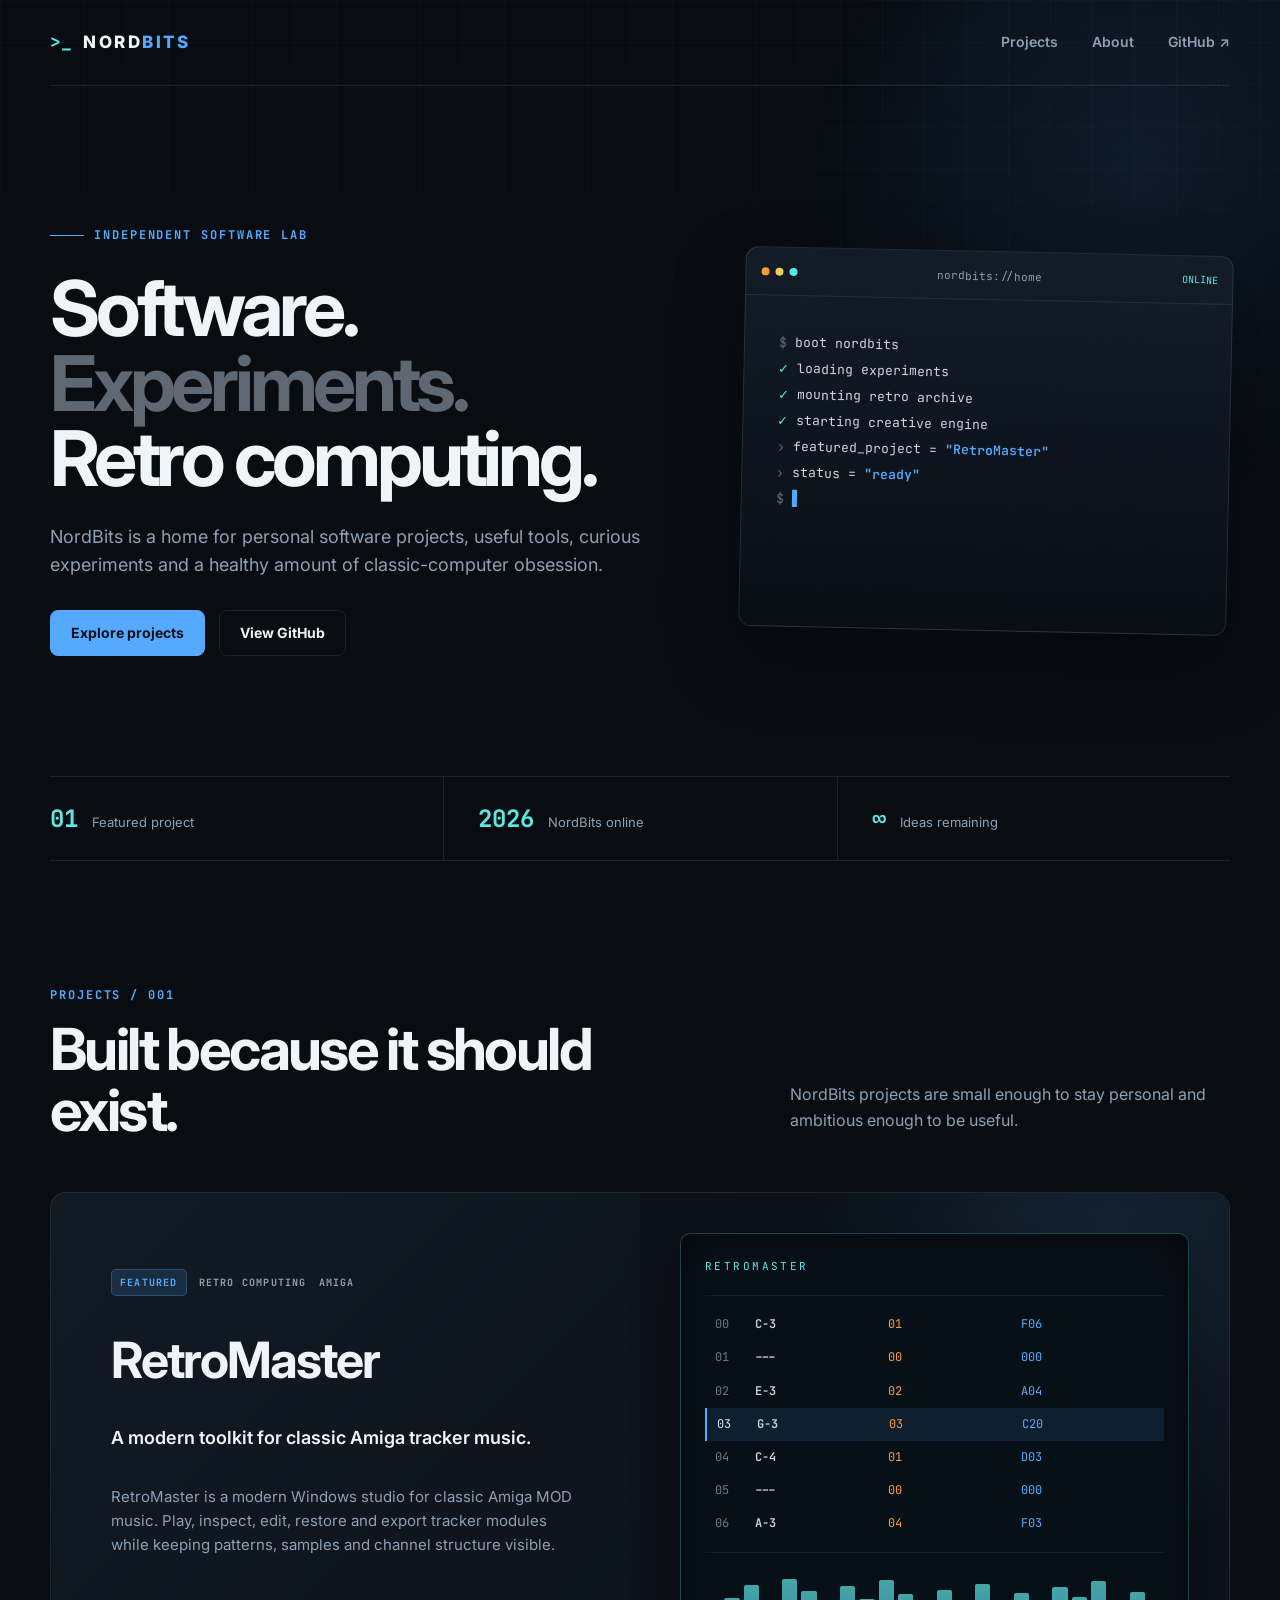
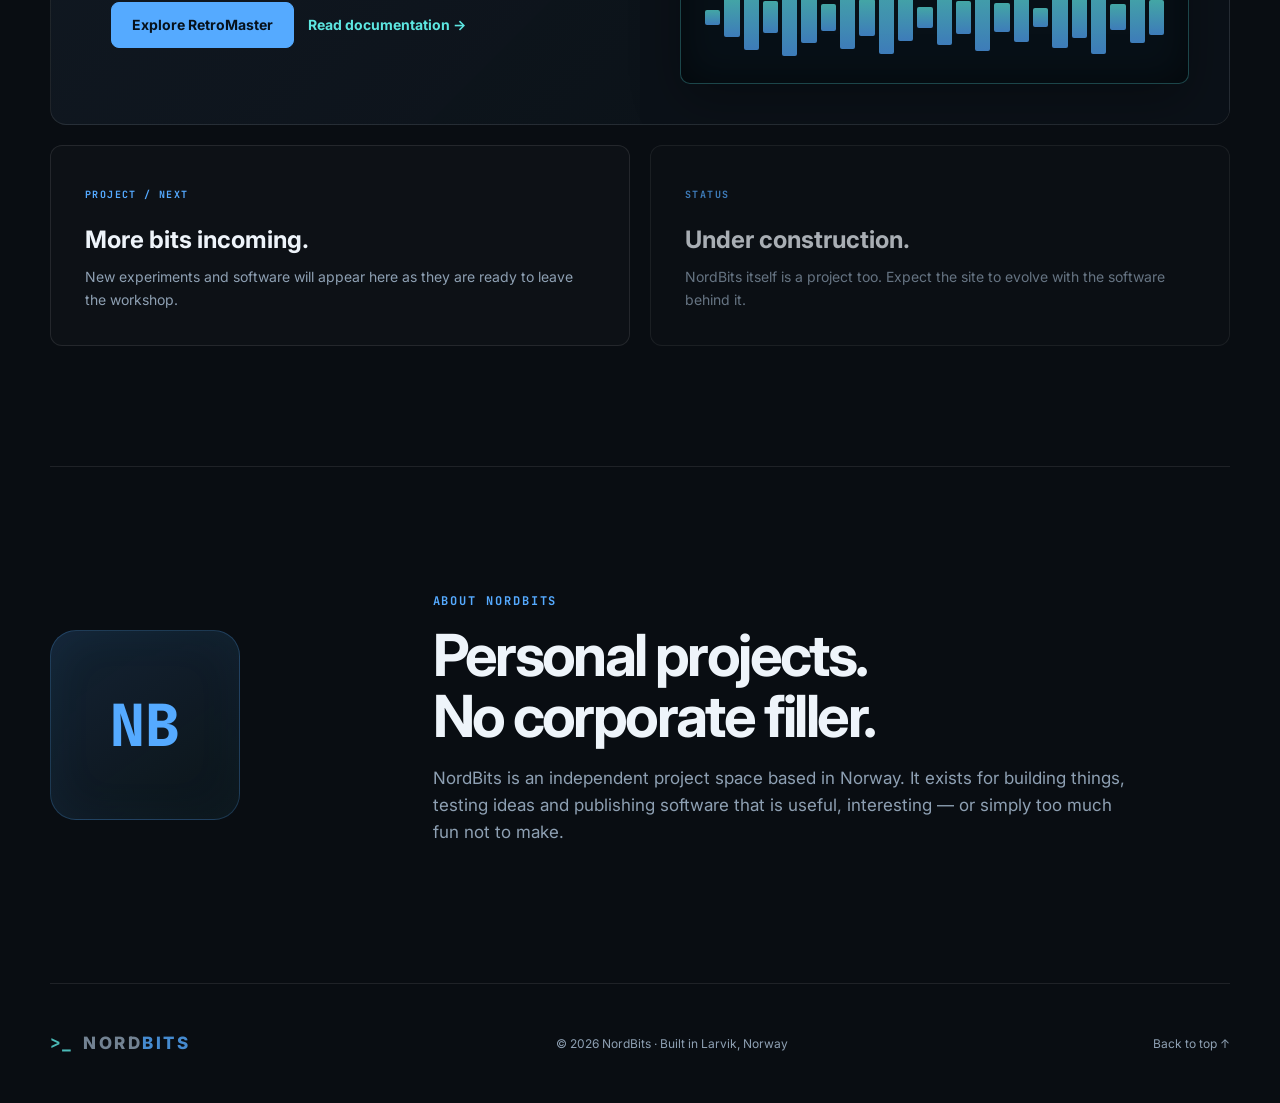
<file: index.html>
<!DOCTYPE html>
<html lang="en">
<head>
  <meta charset="utf-8" />
  <meta name="viewport" content="width=device-width, initial-scale=1" />
  <meta name="description" content="NordBits — independent software, retro computing and experiments. Home of RetroMaster, a modern Windows studio for classic Amiga MOD and tracker music." />
  <meta name="theme-color" content="#0b0f14" />
  <link rel="canonical" href="https://nordbits.no/">
  <title>NordBits — Software, experiments & retro computing</title>
  <link rel="stylesheet" href="style.css" />
</head>
<body>
  <div class="grid-bg" aria-hidden="true"></div>

  <header class="site-header">
    <a class="brand" href="#top" aria-label="NordBits home">
      <span class="brand-mark">&gt;_</span>
      <span class="brand-name">NORD<span>BITS</span></span>
    </a>

    <button class="menu-toggle" aria-label="Open menu" aria-expanded="false">☰</button>

    <nav class="nav" aria-label="Main navigation">
      <a href="#projects">Projects</a>
      <a href="#about">About</a>
      <a href="https://github.com/TrondBrattvoll" target="_blank" rel="noopener">GitHub ↗</a>
    </nav>
  </header>

  <main id="top">
    <section class="hero">
      <div class="hero-copy">
        <div class="eyebrow"><span></span> INDEPENDENT SOFTWARE LAB</div>
        <h1>Software.<br><em>Experiments.</em><br>Retro computing.</h1>
        <p class="hero-lead">
          NordBits is a home for personal software projects, useful tools,
          curious experiments and a healthy amount of classic-computer obsession.
        </p>
        <div class="hero-actions">
          <a class="button primary" href="#projects">Explore projects</a>
          <a class="button ghost" href="https://github.com/TrondBrattvoll" target="_blank" rel="noopener">View GitHub</a>
        </div>
      </div>

      <div class="terminal-card" aria-label="NordBits terminal illustration">
        <div class="terminal-top">
          <div class="dots"><i></i><i></i><i></i></div>
          <span>nordbits://home</span>
          <span class="term-status">ONLINE</span>
        </div>
        <div class="terminal-body">
          <p><span class="muted">$</span> boot nordbits</p>
          <p><span class="ok">✓</span> loading experiments</p>
          <p><span class="ok">✓</span> mounting retro archive</p>
          <p><span class="ok">✓</span> starting creative engine</p>
          <p><span class="muted">›</span> featured_project = <strong>"RetroMaster"</strong></p>
          <p><span class="muted">›</span> status = <strong>"ready"</strong></p>
          <p class="cursor-line"><span class="muted">$</span> <span class="cursor">▋</span></p>
        </div>
      </div>
    </section>

    <section class="stats" aria-label="NordBits highlights">
      <div><strong>01</strong><span>Featured project</span></div>
      <div><strong>2026</strong><span>NordBits online</span></div>
      <div><strong>∞</strong><span>Ideas remaining</span></div>
    </section>

    <section class="projects section" id="projects">
      <div class="section-heading">
        <div>
          <span class="kicker">PROJECTS / 001</span>
          <h2>Built because it should exist.</h2>
        </div>
        <p>NordBits projects are small enough to stay personal and ambitious enough to be useful.</p>
      </div>

      <article class="featured-project">
        <div class="project-copy">
          <div class="project-meta">
            <span class="badge">FEATURED</span>
            <span>RETRO COMPUTING</span>
            <span>AMIGA</span>
          </div>
          <h3>RetroMaster</h3>
          <p class="project-tagline">A modern toolkit for classic Amiga tracker music.</p>
          <p>
            RetroMaster is a modern Windows studio for classic Amiga MOD music. Play, inspect,
            edit, restore and export tracker modules while keeping patterns, samples and
            channel structure visible.
          </p>
          <div class="project-actions">
            <a class="button primary" href="retromaster/">Explore RetroMaster</a>
            <a class="text-link" href="https://github.com/TrondBrattvoll/RetroMaster#readme" target="_blank" rel="noopener">Read documentation →</a>
          </div>
        </div>

        <div class="retro-panel" aria-hidden="true">
          <div class="retro-display">
            <div class="retro-title">RETROMASTER</div>
            <div class="tracker">
              <div><span>00</span><b>C-3</b><i>01</i><em>F06</em></div>
              <div><span>01</span><b>---</b><i>00</i><em>000</em></div>
              <div><span>02</span><b>E-3</b><i>02</i><em>A04</em></div>
              <div class="active"><span>03</span><b>G-3</b><i>03</i><em>C20</em></div>
              <div><span>04</span><b>C-4</b><i>01</i><em>D03</em></div>
              <div><span>05</span><b>---</b><i>00</i><em>000</em></div>
              <div><span>06</span><b>A-3</b><i>04</i><em>F03</em></div>
            </div>
            <div class="wave">
              <span style="height:18%"></span><span style="height:46%"></span><span style="height:78%"></span>
              <span style="height:38%"></span><span style="height:92%"></span><span style="height:62%"></span>
              <span style="height:32%"></span><span style="height:74%"></span><span style="height:44%"></span>
              <span style="height:88%"></span><span style="height:55%"></span><span style="height:26%"></span>
              <span style="height:66%"></span><span style="height:40%"></span><span style="height:80%"></span>
              <span style="height:34%"></span><span style="height:58%"></span><span style="height:22%"></span>
              <span style="height:72%"></span><span style="height:48%"></span><span style="height:86%"></span>
              <span style="height:31%"></span><span style="height:61%"></span><span style="height:42%"></span>
            </div>
          </div>
        </div>
      </article>

      <div class="coming-grid">
        <article class="coming-card">
          <span>PROJECT / NEXT</span>
          <h3>More bits incoming.</h3>
          <p>New experiments and software will appear here as they are ready to leave the workshop.</p>
        </article>
        <article class="coming-card dim">
          <span>STATUS</span>
          <h3>Under construction.</h3>
          <p>NordBits itself is a project too. Expect the site to evolve with the software behind it.</p>
        </article>
      </div>
    </section>

    <section class="about section" id="about">
      <div class="about-mark">NB</div>
      <div class="about-copy">
        <span class="kicker">ABOUT NORDBITS</span>
        <h2>Personal projects.<br>No corporate filler.</h2>
        <p>
          NordBits is an independent project space based in Norway. It exists for
          building things, testing ideas and publishing software that is useful,
          interesting — or simply too much fun not to make.
        </p>
      </div>
    </section>
  </main>

  <footer>
    <div class="brand footer-brand">
      <span class="brand-mark">&gt;_</span>
      <span class="brand-name">NORD<span>BITS</span></span>
    </div>
    <p>© <span id="year">2026</span> NordBits · Built in Larvik, Norway</p>
    <a href="#top">Back to top ↑</a>
  </footer>

  <script src="script.js"></script>
</body>
</html>
</file>
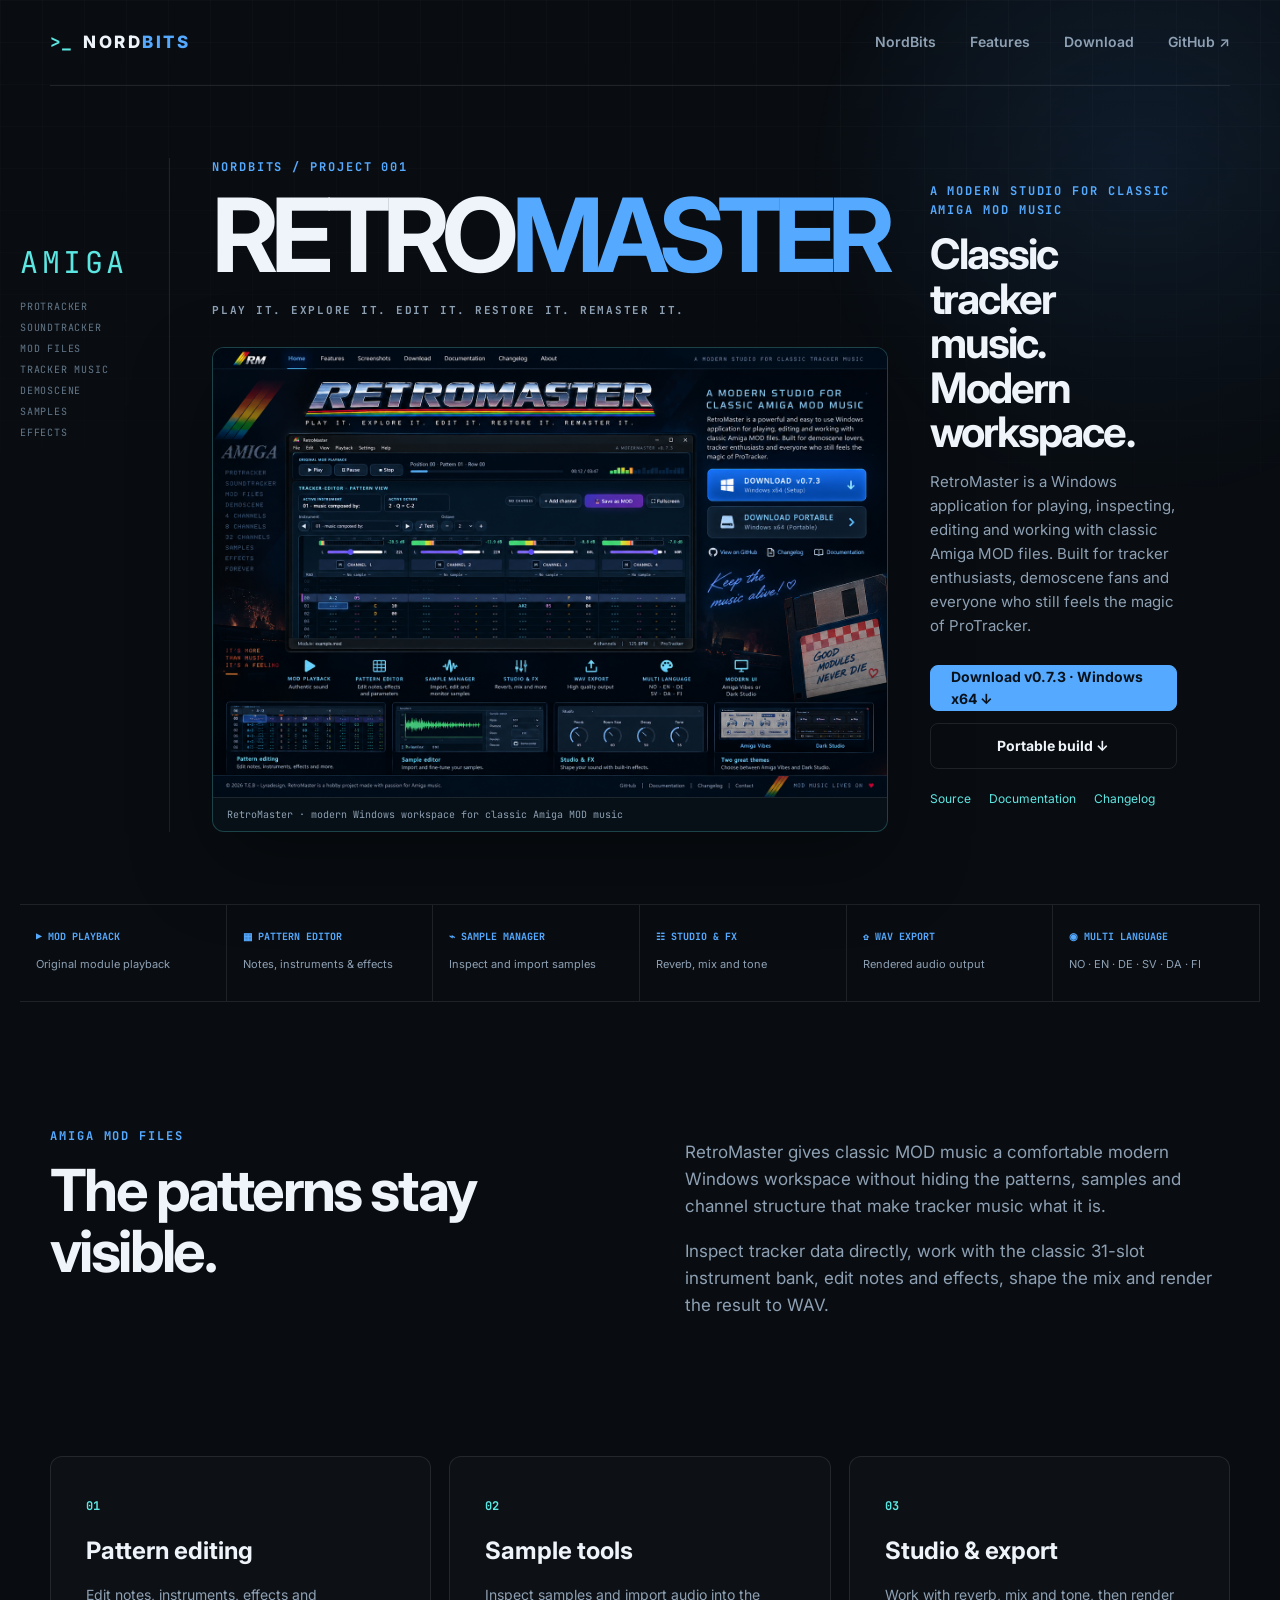
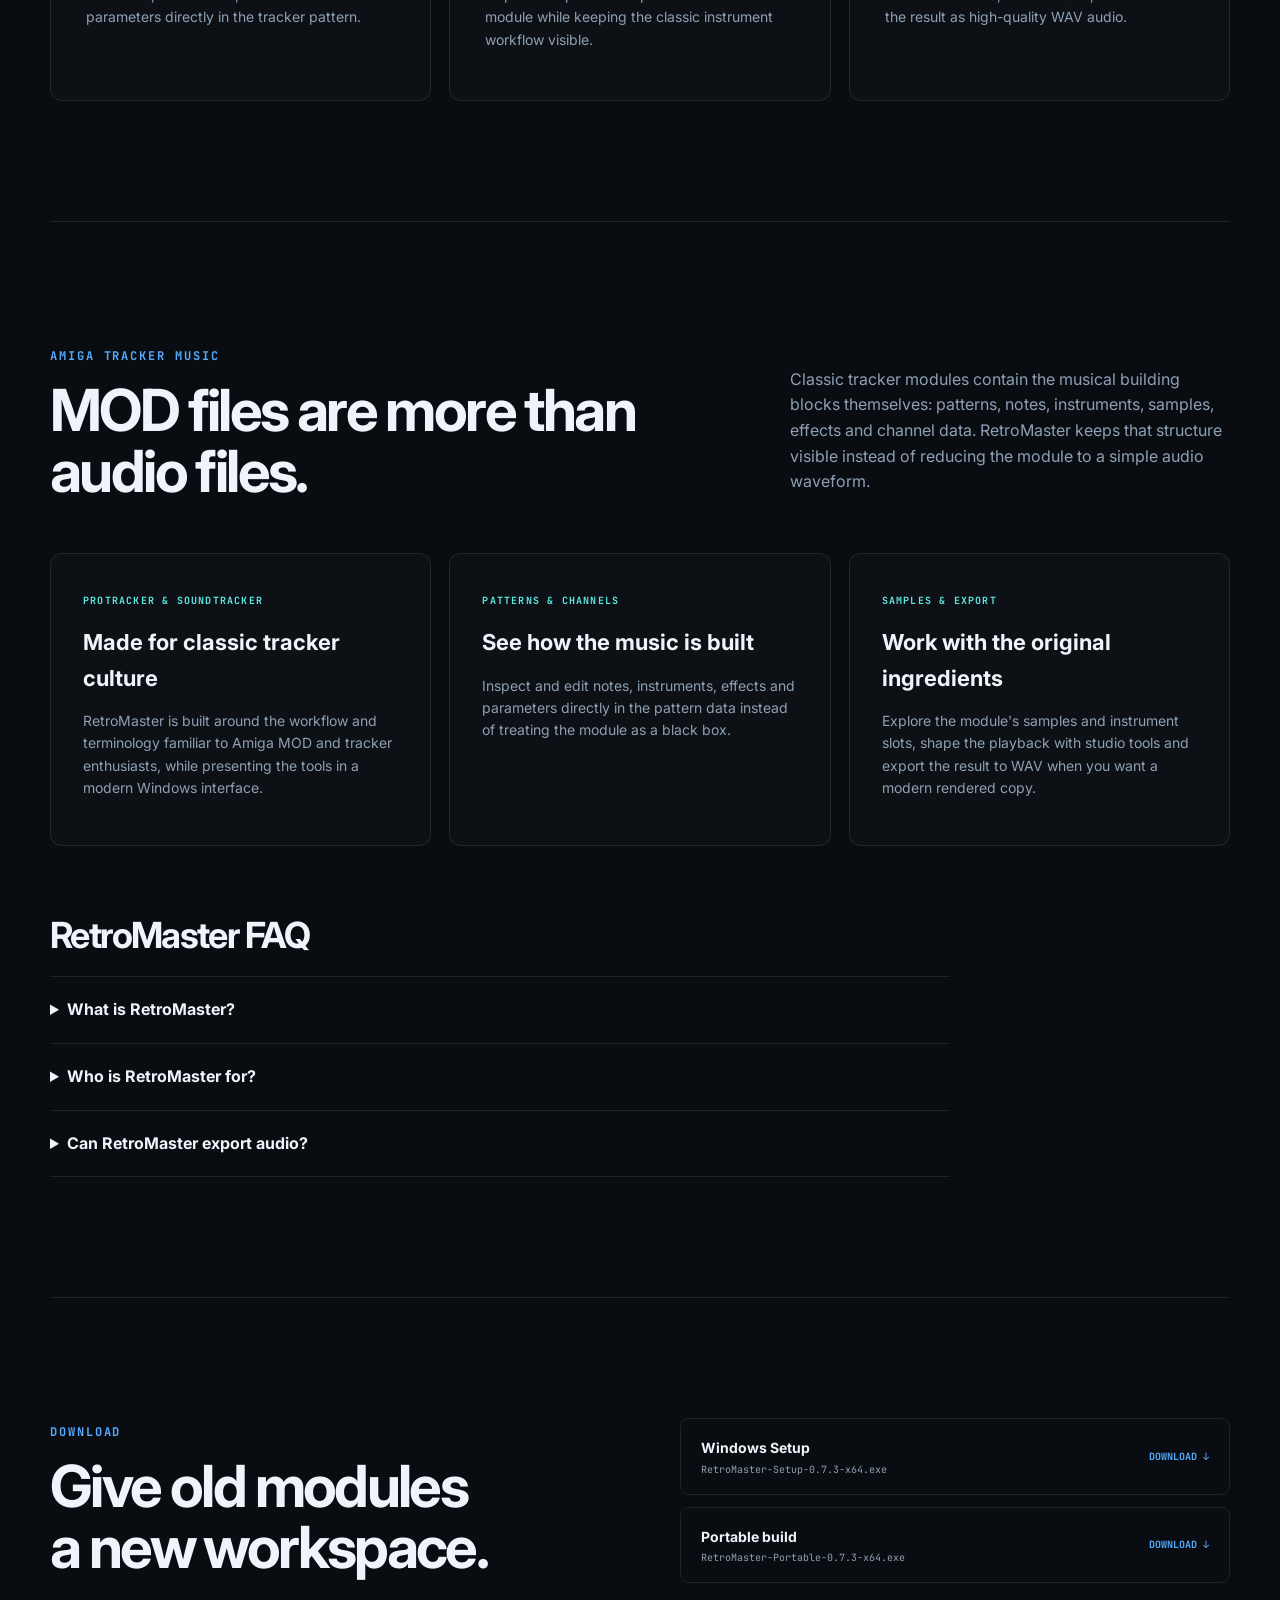
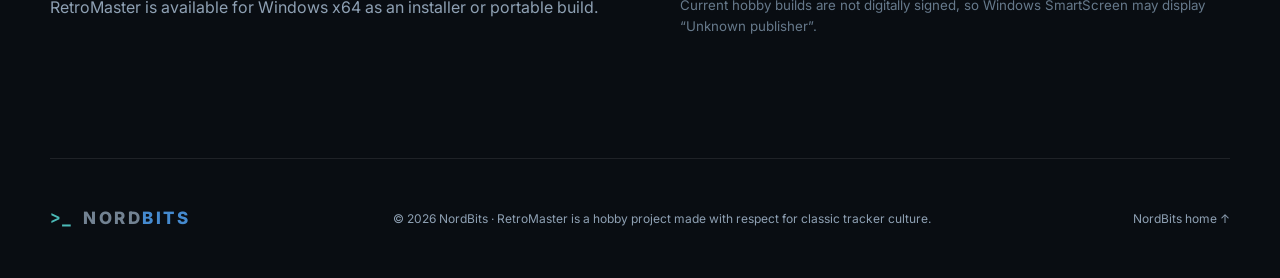
<file: retromaster/index.html>
<!doctype html>
<html lang="en">
<head>
  <meta charset="utf-8">
  <meta name="viewport" content="width=device-width,initial-scale=1">
  <meta name="description" content="RetroMaster is a modern Windows studio for classic Amiga MOD and tracker music. Play, inspect, edit, restore and export MOD files in a modern workflow.">
  <meta name="keywords" content="Amiga MOD, Amiga tracker, ProTracker, SoundTracker, tracker music, MOD files, module editor, Amiga modules, RetroMaster, Windows tracker, demoscene">
  <meta name="robots" content="index,follow,max-image-preview:large">
  <meta name="author" content="Trond Brattvoll">
  <meta name="theme-color" content="#090d12">
  <meta property="og:type" content="website">
  <meta property="og:title" content="RetroMaster — Amiga MOD & Tracker Music Studio">
  <meta property="og:description" content="Play, explore, edit, restore and export classic Amiga MOD music on Windows.">
  <meta property="og:image" content="https://nordbits.no/retromaster/retromaster-app.png">
  <meta property="og:image:alt" content="RetroMaster running with a classic Amiga MOD tracker pattern view">
  <link rel="canonical" href="https://nordbits.no/retromaster/">
  <title>RetroMaster — Amiga MOD & Tracker Music Studio | NordBits</title>
  <link rel="stylesheet" href="../style.css">
  <link rel="stylesheet" href="retromaster.css">
  <script type="application/ld+json">
  {
    "@context":"https://schema.org",
    "@type":"SoftwareApplication",
    "name":"RetroMaster",
    "applicationCategory":"MultimediaApplication",
    "operatingSystem":"Windows 64-bit",
    "softwareVersion":"0.7.3",
    "description":"A modern Windows studio for playing, inspecting, editing, restoring and exporting classic Amiga MOD music.",
    "author":{"@type":"Person","name":"Trond Brattvoll"}
  }
  </script>
</head>
<body>
  <div class="grid-bg" aria-hidden="true"></div>
  <header class="site-header">
    <a class="brand" href="../">
      <span class="brand-mark">&gt;_</span><span class="brand-name">NORD<span>BITS</span></span>
    </a>
    <nav class="nav rm-nav">
      <a href="../">NordBits</a><a href="#features">Features</a><a href="#download">Download</a>
      <a href="https://github.com/TrondBrattvoll/RetroMaster" target="_blank" rel="noopener">GitHub ↗</a>
    </nav>
  </header>

  <main>
    <section class="rm-hero">
      <div class="rm-rail">
        <span>AMIGA</span>
        <p>PROTRACKER<br>SOUNDTRACKER<br>MOD FILES<br>TRACKER MUSIC<br>DEMOSCENE<br>SAMPLES<br>EFFECTS</p>
      </div>
      <div class="rm-main">
        <div class="kicker">NORDBITS / PROJECT 001</div>
        <h1 class="rm-title">RETRO<span>MASTER</span></h1>
        <p class="rm-strap">PLAY IT. EXPLORE IT. EDIT IT. RESTORE IT. REMASTER IT.</p>
        <figure class="rm-real-shot">
          <img src="retromaster-app.png" alt="RetroMaster Windows application showing tracker patterns, playback controls and module tools">
          <figcaption>RetroMaster · modern Windows workspace for classic Amiga MOD music</figcaption>
        </figure>      </div>
      <aside class="rm-copy">
        <div class="kicker">A MODERN STUDIO FOR CLASSIC AMIGA MOD MUSIC</div>
        <h2>Classic tracker music.<br>Modern workspace.</h2>
        <p>RetroMaster is a Windows application for playing, inspecting, editing and working with classic Amiga MOD files. Built for tracker enthusiasts, demoscene fans and everyone who still feels the magic of ProTracker.</p>
        <a class="button primary rm-download" href="https://github.com/TrondBrattvoll/RetroMaster/releases/latest/download/RetroMaster-Setup-0.7.3-x64.exe">Download v0.7.3 · Windows x64 ↓</a>
        <a class="button ghost rm-download" href="https://github.com/TrondBrattvoll/RetroMaster/releases/latest/download/RetroMaster-Portable-0.7.3-x64.exe">Portable build ↓</a>
        <div class="rm-micro"><a href="https://github.com/TrondBrattvoll/RetroMaster">Source</a><a href="https://github.com/TrondBrattvoll/RetroMaster#readme">Documentation</a><a href="https://github.com/TrondBrattvoll/RetroMaster/releases/latest">Changelog</a></div>
      </aside>
    </section>

    <section class="rm-feature-strip" id="features">
      <article><b>▶ MOD PLAYBACK</b><span>Original module playback</span></article>
      <article><b>▦ PATTERN EDITOR</b><span>Notes, instruments & effects</span></article>
      <article><b>⌁ SAMPLE MANAGER</b><span>Inspect and import samples</span></article>
      <article><b>☷ STUDIO & FX</b><span>Reverb, mix and tone</span></article>
      <article><b>⇧ WAV EXPORT</b><span>Rendered audio output</span></article>
      <article><b>◉ MULTI LANGUAGE</b><span>NO · EN · DE · SV · DA · FI</span></article>
    </section>

    <section class="rm-story section">
      <div>
        <span class="kicker">AMIGA MOD FILES</span>
        <h2>The patterns stay visible.</h2>
      </div>
      <div class="rm-story-copy">
        <p>RetroMaster gives classic MOD music a comfortable modern Windows workspace without hiding the patterns, samples and channel structure that make tracker music what it is.</p>
        <p>Inspect tracker data directly, work with the classic 31-slot instrument bank, edit notes and effects, shape the mix and render the result to WAV.</p>
      </div>
    </section>

    <section class="rm-cards section">
      <article><span>01</span><h3>Pattern editing</h3><p>Edit notes, instruments, effects and parameters directly in the tracker pattern.</p></article>
      <article><span>02</span><h3>Sample tools</h3><p>Inspect samples and import audio into the module while keeping the classic instrument workflow visible.</p></article>
      <article><span>03</span><h3>Studio & export</h3><p>Work with reverb, mix and tone, then render the result as high-quality WAV audio.</p></article>
    </section>

    <section class="rm-guide section" id="amiga-mod">
      <div class="section-heading">
        <div>
          <span class="kicker">AMIGA TRACKER MUSIC</span>
          <h2>MOD files are more than audio files.</h2>
        </div>
        <p>Classic tracker modules contain the musical building blocks themselves: patterns, notes, instruments, samples, effects and channel data. RetroMaster keeps that structure visible instead of reducing the module to a simple audio waveform.</p>
      </div>

      <div class="rm-guide-grid">
        <article>
          <span>PROTRACKER &amp; SOUNDTRACKER</span>
          <h3>Made for classic tracker culture</h3>
          <p>RetroMaster is built around the workflow and terminology familiar to Amiga MOD and tracker enthusiasts, while presenting the tools in a modern Windows interface.</p>
        </article>
        <article>
          <span>PATTERNS &amp; CHANNELS</span>
          <h3>See how the music is built</h3>
          <p>Inspect and edit notes, instruments, effects and parameters directly in the pattern data instead of treating the module as a black box.</p>
        </article>
        <article>
          <span>SAMPLES &amp; EXPORT</span>
          <h3>Work with the original ingredients</h3>
          <p>Explore the module's samples and instrument slots, shape the playback with studio tools and export the result to WAV when you want a modern rendered copy.</p>
        </article>
      </div>

      <div class="rm-faq">
        <h2>RetroMaster FAQ</h2>
        <details>
          <summary>What is RetroMaster?</summary>
          <p>RetroMaster is a Windows application for playing, inspecting, editing and working with classic Amiga MOD tracker music.</p>
        </details>
        <details>
          <summary>Who is RetroMaster for?</summary>
          <p>It is aimed at tracker enthusiasts, Amiga and demoscene fans, module collectors and anyone who wants to explore how classic MOD music is structured.</p>
        </details>
        <details>
          <summary>Can RetroMaster export audio?</summary>
          <p>Yes. RetroMaster includes WAV export so a module can be rendered to a conventional audio file after playback or editing.</p>
        </details>
      </div>
    </section>

    <section class="rm-download-section section" id="download">
      <div>
        <span class="kicker">DOWNLOAD</span>
        <h2>Give old modules<br>a new workspace.</h2>
        <p>RetroMaster is available for Windows x64 as an installer or portable build.</p>
      </div>
      <div class="rm-download-box">
        <a href="https://github.com/TrondBrattvoll/RetroMaster/releases/latest/download/RetroMaster-Setup-0.7.3-x64.exe"><b>Windows Setup</b><span>RetroMaster-Setup-0.7.3-x64.exe</span><em>DOWNLOAD ↓</em></a>
        <a href="https://github.com/TrondBrattvoll/RetroMaster/releases/latest/download/RetroMaster-Portable-0.7.3-x64.exe"><b>Portable build</b><span>RetroMaster-Portable-0.7.3-x64.exe</span><em>DOWNLOAD ↓</em></a>
        <small>Current hobby builds are not digitally signed, so Windows SmartScreen may display “Unknown publisher”.</small>
      </div>
    </section>
  </main>

  <footer>
    <div class="brand footer-brand"><span class="brand-mark">&gt;_</span><span class="brand-name">NORD<span>BITS</span></span></div>
    <p>© 2026 NordBits · RetroMaster is a hobby project made with respect for classic tracker culture.</p>
    <a href="../">NordBits home ↑</a>
  </footer>
</body>
</html>
</file>
<file: style.css>
@import url('https://fonts.googleapis.com/css2?family=Inter:wght@400;500;600;700;800&family=JetBrains+Mono:wght@400;600;700&display=swap');

:root {
  --bg: #090d12;
  --bg-soft: #0d131a;
  --panel: #101821;
  --panel-2: #131d27;
  --line: rgba(255,255,255,.09);
  --text: #eef4fa;
  --muted: #8ea0b3;
  --blue: #55aaff;
  --cyan: #5de7e2;
  --orange: #ff9a3c;
  --max: 1180px;
}

* { box-sizing: border-box; }
html { scroll-behavior: smooth; }
body {
  margin: 0;
  background: var(--bg);
  color: var(--text);
  font-family: Inter, system-ui, -apple-system, Segoe UI, sans-serif;
  line-height: 1.6;
  overflow-x: hidden;
}

a { color: inherit; text-decoration: none; }
button { font: inherit; }
.grid-bg {
  position: fixed; inset: 0; pointer-events: none; z-index: -1;
  background-image:
    linear-gradient(rgba(255,255,255,.018) 1px, transparent 1px),
    linear-gradient(90deg, rgba(255,255,255,.018) 1px, transparent 1px);
  background-size: 42px 42px;
  mask-image: linear-gradient(to bottom, black, transparent 72%);
}
.grid-bg::after {
  content: ""; position: absolute; width: 720px; height: 720px;
  right: -220px; top: -180px; border-radius: 50%;
  background: radial-gradient(circle, rgba(60,153,255,.14), transparent 65%);
}

.site-header {
  width: min(var(--max), calc(100% - 40px));
  margin: 0 auto;
  min-height: 86px;
  display: flex; align-items: center; justify-content: space-between;
  border-bottom: 1px solid var(--line);
}

.brand { display: inline-flex; align-items: center; gap: 11px; }
.brand-mark {
  font-family: "JetBrains Mono", monospace;
  color: var(--cyan);
  font-weight: 700;
  font-size: 18px;
}
.brand-name {
  letter-spacing: .15em; font-weight: 800; font-size: 17px;
}
.brand-name span { color: var(--blue); }

.nav { display: flex; gap: 34px; align-items: center; }
.nav a { color: var(--muted); font-size: 14px; font-weight: 600; transition: .2s; }
.nav a:hover { color: var(--text); }
.menu-toggle { display: none; border: 0; background: transparent; color: var(--text); font-size: 22px; }

.hero {
  width: min(var(--max), calc(100% - 40px));
  margin: 0 auto;
  min-height: 690px;
  display: grid; grid-template-columns: 1.12fr .88fr;
  align-items: center; gap: 70px;
  padding: 80px 0 60px;
}

.eyebrow, .kicker {
  font-family: "JetBrains Mono", monospace;
  font-size: 12px; letter-spacing: .16em;
  color: var(--blue); font-weight: 700;
}
.eyebrow { display:flex; align-items:center; gap:10px; }
.eyebrow span { width: 34px; height: 1px; background: var(--blue); }

h1 {
  font-size: clamp(52px, 6vw, 86px);
  line-height: .98;
  margin: 26px 0;
  letter-spacing: -.055em;
  max-width: 760px;
}
h1 em {
  font-style: normal;
  color: #7f8c99;
  opacity: .72;
  text-shadow: 0 0 0 transparent;
}
.hero-lead { max-width: 650px; color: var(--muted); font-size: 18px; }
.hero-actions, .project-actions { display: flex; gap: 14px; align-items: center; margin-top: 30px; flex-wrap: wrap; }

.button {
  min-height: 46px; padding: 0 20px;
  border: 1px solid var(--line); border-radius: 8px;
  display: inline-flex; align-items: center; justify-content: center;
  font-size: 14px; font-weight: 700; transition: .2s ease;
}
.button.primary { background: var(--blue); color: #07111b; border-color: var(--blue); }
.button.primary:hover { transform: translateY(-2px); box-shadow: 0 10px 34px rgba(85,170,255,.18); }
.button.ghost:hover { border-color: rgba(255,255,255,.25); background: rgba(255,255,255,.03); }

.terminal-card {
  background: linear-gradient(180deg, rgba(20,30,41,.92), rgba(10,15,21,.95));
  border: 1px solid rgba(255,255,255,.11);
  box-shadow: 0 30px 70px rgba(0,0,0,.35);
  border-radius: 13px; overflow: hidden; transform: rotate(1.2deg);
}
.terminal-top {
  height: 48px; border-bottom: 1px solid var(--line);
  display: grid; grid-template-columns: 1fr auto 1fr; align-items: center;
  padding: 0 15px; color: var(--muted);
  font: 11px "JetBrains Mono", monospace;
}
.dots { display:flex; gap:6px; }
.dots i { width:8px; height:8px; border-radius:50%; background:#4a5968; }
.dots i:nth-child(1) { background: var(--orange); }
.dots i:nth-child(2) { background: #f0cf5a; }
.dots i:nth-child(3) { background: var(--cyan); }
.term-status { justify-self: end; color: var(--cyan); font-size: 10px; }
.terminal-body {
  min-height: 330px; padding: 34px;
  font: 13px/2 "JetBrains Mono", monospace;
  color: #cbd6e1;
}
.terminal-body p { margin: 0; }
.terminal-body .muted { color:#5f7285; }
.terminal-body .ok { color:var(--cyan); }
.terminal-body strong { color: var(--blue); font-weight:600; }
.cursor { color: var(--blue); animation: blink 1s steps(1) infinite; }
@keyframes blink { 50% { opacity: 0; } }

.stats {
  width: min(var(--max), calc(100% - 40px)); margin: 0 auto;
  display: grid; grid-template-columns: repeat(3, 1fr);
  border-top: 1px solid var(--line); border-bottom: 1px solid var(--line);
}
.stats div { padding: 26px 0; display:flex; align-items:baseline; gap:14px; }
.stats div + div { border-left: 1px solid var(--line); padding-left: 34px; }
.stats strong { font: 700 24px "JetBrains Mono", monospace; color: var(--cyan); }
.stats span { color: var(--muted); font-size:13px; }

.section {
  width: min(var(--max), calc(100% - 40px));
  margin: 0 auto;
  padding: 120px 0;
}
.section-heading { display:grid; grid-template-columns: 1.2fr .8fr; gap:80px; align-items:end; margin-bottom:50px; }
h2 { font-size: clamp(36px, 4.7vw, 58px); line-height:1.06; letter-spacing:-.045em; margin: 12px 0 0; }
.section-heading p { color:var(--muted); max-width:470px; margin:0 0 8px; }

.featured-project {
  border: 1px solid var(--line);
  background: linear-gradient(135deg, rgba(19,29,39,.86), rgba(10,15,21,.92));
  border-radius: 16px; overflow:hidden;
  display:grid; grid-template-columns: 1fr 1fr;
  min-height: 500px;
}
.project-copy { padding: 60px; display:flex; flex-direction:column; justify-content:center; }
.project-meta { display:flex; gap:12px; align-items:center; flex-wrap:wrap; font:700 10px "JetBrains Mono",monospace; letter-spacing:.12em; color:var(--muted); }
.badge { background: rgba(85,170,255,.14); color:var(--blue); border:1px solid rgba(85,170,255,.28); padding:6px 8px; border-radius:5px; }
.project-copy h3 { font-size:50px; letter-spacing:-.04em; margin:24px 0 6px; }
.project-tagline { color:var(--text)!important; font-size:18px!important; font-weight:600; }
.project-copy p { color:var(--muted); max-width:520px; font-size:15px; }
.text-link { color: var(--cyan); font-weight:700; font-size:14px; }

.retro-panel {
  padding: 40px;
  background:
    radial-gradient(circle at 80% 10%, rgba(85,170,255,.12), transparent 45%),
    #0b1118;
  display:flex; align-items:center;
}
.retro-display {
  width:100%; border:1px solid rgba(93,231,226,.25); background:#071017;
  box-shadow: inset 0 0 40px rgba(0,0,0,.55), 0 18px 50px rgba(0,0,0,.28);
  border-radius:10px; padding:24px;
  font-family:"JetBrains Mono",monospace;
}
.retro-title { color:var(--cyan); letter-spacing:.22em; font-size:11px; margin-bottom:20px; }
.tracker { border-top:1px solid rgba(255,255,255,.06); border-bottom:1px solid rgba(255,255,255,.06); padding:12px 0; }
.tracker div { display:grid; grid-template-columns:40px 1fr 1fr 1fr; padding:7px 10px; font-size:12px; color:#64798c; }
.tracker div.active { background:rgba(85,170,255,.10); border-left:2px solid var(--blue); color:#dbe7f2; }
.tracker b { color:#c8d7e6; font-weight:600; }
.tracker i { color:var(--orange); font-style:normal; }
.tracker em { color:var(--blue); font-style:normal; }
.wave { height:84px; display:flex; align-items:center; justify-content:space-between; gap:4px; margin-top:22px; }
.wave span { display:block; flex:1; min-width:2px; background:linear-gradient(to top, var(--blue), var(--cyan)); opacity:.7; border-radius:2px; }

.coming-grid { display:grid; grid-template-columns:1fr 1fr; gap:20px; margin-top:20px; }
.coming-card { padding:34px; border:1px solid var(--line); border-radius:12px; background:rgba(255,255,255,.018); }
.coming-card span { color:var(--blue); font:700 10px "JetBrains Mono",monospace; letter-spacing:.14em; }
.coming-card h3 { font-size:24px; margin:15px 0 7px; }
.coming-card p { color:var(--muted); margin:0; font-size:14px; }
.coming-card.dim { opacity:.7; }

.about {
  border-top:1px solid var(--line);
  display:grid; grid-template-columns:.55fr 1.45fr; gap:80px; align-items:center;
}
.about-mark {
  width:190px; aspect-ratio:1; display:grid; place-items:center;
  border:1px solid rgba(85,170,255,.24); border-radius:26px;
  background:linear-gradient(145deg, rgba(85,170,255,.14), rgba(93,231,226,.03));
  font:800 58px "JetBrains Mono",monospace; color:var(--blue);
  box-shadow: inset 0 0 50px rgba(85,170,255,.05);
}
.about-copy p { color:var(--muted); font-size:17px; max-width:700px; }

footer {
  width:min(var(--max), calc(100% - 40px)); margin:0 auto;
  border-top:1px solid var(--line);
  min-height:120px;
  display:flex; align-items:center; justify-content:space-between;
  color:var(--muted); font-size:12px;
}
.footer-brand { opacity:.8; }
footer a:hover { color:var(--text); }

@media (max-width: 900px) {
  .hero { grid-template-columns:1fr; min-height:0; gap:40px; padding-top:70px; }
  .terminal-card { transform:none; max-width:650px; }
  .section-heading { grid-template-columns:1fr; gap:20px; }
  .featured-project { grid-template-columns:1fr; }
  .retro-panel { min-height:420px; }
  .about { grid-template-columns:1fr; }
}
@media (max-width: 650px) {
  .site-header { min-height:72px; }
  .menu-toggle { display:block; cursor:pointer; }
  .nav {
    display:none; position:absolute; top:72px; left:20px; right:20px;
    flex-direction:column; align-items:stretch; gap:0;
    padding:12px; background:#0d141c; border:1px solid var(--line); border-radius:10px; z-index:5;
  }
  .nav.open { display:flex; }
  .nav a { padding:12px; }
  .hero { padding:56px 0; }
  h1 { font-size:48px; }
  .terminal-body { padding:24px; min-height:290px; font-size:11px; }
  .stats { grid-template-columns:1fr; }
  .stats div + div { border-left:0; border-top:1px solid var(--line); padding-left:0; }
  .section { padding:84px 0; }
  .project-copy { padding:34px 26px; }
  .project-copy h3 { font-size:38px; }
  .retro-panel { padding:20px; min-height:330px; }
  .coming-grid { grid-template-columns:1fr; }
  .about-mark { width:130px; }
  footer { flex-direction:column; justify-content:center; gap:10px; text-align:center; padding:30px 0; }
}
</file>
<file: retromaster/retromaster.css>
.rm-hero{width:min(1380px,calc(100% - 40px));margin:0 auto;min-height:720px;display:grid;grid-template-columns:150px 1.25fr .75fr;gap:42px;align-items:center;padding:72px 0}.rm-rail{align-self:stretch;border-right:1px solid var(--line);padding-top:80px;font-family:"JetBrains Mono",monospace}.rm-rail>span{font-size:30px;letter-spacing:.12em;color:var(--cyan)}.rm-rail p{font-size:10px;line-height:2.1;color:#647789;letter-spacing:.08em}.rm-title{font-size:clamp(64px,8vw,118px);margin:12px 0 0;letter-spacing:-.075em;line-height:.9}.rm-title span{color:var(--blue)}.rm-strap{font:700 11px "JetBrains Mono",monospace;letter-spacing:.16em;color:var(--muted);margin:22px 0 30px}.rm-window{border:1px solid rgba(93,231,226,.25);border-radius:10px;background:#071017;box-shadow:0 30px 80px rgba(0,0,0,.4);overflow:hidden}.rm-window-top{padding:12px 16px;background:#111b25;border-bottom:1px solid var(--line);display:flex;justify-content:space-between;font:10px "JetBrains Mono",monospace;color:var(--muted)}.rm-window-top b{color:var(--cyan)}.rm-controls{padding:15px 18px;font:10px "JetBrains Mono",monospace;color:var(--cyan);border-bottom:1px solid var(--line)}.rm-controls em{float:right;color:var(--muted);font-style:normal}.rm-channels{height:72px;padding:15px;display:flex;gap:8px;align-items:flex-end}.rm-channels i{width:24%;height:55%;background:linear-gradient(to top,var(--blue),var(--cyan));opacity:.5}.rm-channels i:nth-child(2){height:82%}.rm-channels i:nth-child(3){height:66%}.rm-channels i:nth-child(4){height:91%}.rm-pattern{padding:10px 0 18px}.rm-pattern code{display:block;padding:7px 18px;font-size:10px;color:#7c91a4;white-space:nowrap;overflow:hidden}.rm-pattern code.sel{background:rgba(85,170,255,.12);color:#dce9f5;border-left:2px solid var(--blue)}.rm-copy h2{font-size:42px}.rm-copy p{color:var(--muted);font-size:15px}.rm-download{width:100%;margin-top:12px}.rm-micro{display:flex;gap:18px;margin-top:20px;font-size:12px;color:var(--cyan);flex-wrap:wrap}.rm-feature-strip{width:min(1380px,calc(100% - 40px));margin:0 auto;display:grid;grid-template-columns:repeat(6,1fr);border-top:1px solid var(--line);border-bottom:1px solid var(--line)}.rm-feature-strip article{padding:25px 16px;border-right:1px solid var(--line)}.rm-feature-strip b{display:block;font:700 10px "JetBrains Mono",monospace;color:var(--blue);margin-bottom:7px}.rm-feature-strip span{font-size:11px;color:var(--muted)}.rm-story{display:grid;grid-template-columns:1fr 1fr;gap:90px}.rm-story-copy p{font-size:17px;color:var(--muted)}.rm-cards{padding-top:0;display:grid;grid-template-columns:repeat(3,1fr);gap:18px}.rm-cards article{padding:35px;border:1px solid var(--line);border-radius:12px;background:rgba(255,255,255,.018)}.rm-cards span{font:700 12px "JetBrains Mono",monospace;color:var(--cyan)}.rm-cards h3{font-size:24px;margin:14px 0 8px}.rm-cards p{color:var(--muted);font-size:14px}.rm-download-section{border-top:1px solid var(--line);display:grid;grid-template-columns:1fr 1fr;gap:80px}.rm-download-section>div>p{color:var(--muted)}.rm-download-box{display:flex;flex-direction:column;gap:12px}.rm-download-box>a{border:1px solid var(--line);border-radius:9px;padding:18px 20px;display:grid;grid-template-columns:1fr auto;gap:3px}.rm-download-box>a:hover{border-color:rgba(85,170,255,.4);background:rgba(85,170,255,.04)}.rm-download-box b{font-size:14px}.rm-download-box span{font:10px "JetBrains Mono",monospace;color:var(--muted)}.rm-download-box em{grid-row:1/3;grid-column:2;align-self:center;color:var(--blue);font:700 10px "JetBrains Mono",monospace;font-style:normal}.rm-download-box small{color:#66798b}@media(max-width:1050px){.rm-hero{grid-template-columns:1fr}.rm-rail{display:none}.rm-copy{max-width:700px}.rm-feature-strip{grid-template-columns:repeat(3,1fr)}}@media(max-width:650px){.rm-nav{display:none}.rm-title{font-size:58px}.rm-controls em{display:none}.rm-feature-strip{grid-template-columns:1fr 1fr}.rm-story,.rm-download-section,.rm-cards{grid-template-columns:1fr}.rm-story,.rm-download-section{gap:30px}.rm-pattern code{font-size:8px}}
.rm-real-shot{margin:0;border:1px solid rgba(93,231,226,.24);border-radius:12px;overflow:hidden;background:#071017;box-shadow:0 30px 80px rgba(0,0,0,.42)}
.rm-real-shot img{display:block;width:100%;height:auto}
.rm-real-shot figcaption{padding:10px 14px;border-top:1px solid var(--line);font:10px "JetBrains Mono",monospace;color:var(--muted)}
.rm-guide{border-top:1px solid var(--line)}
.rm-guide-grid{display:grid;grid-template-columns:repeat(3,1fr);gap:18px}
.rm-guide-grid article{padding:32px;border:1px solid var(--line);border-radius:12px;background:rgba(255,255,255,.018)}
.rm-guide-grid span{font:700 10px "JetBrains Mono",monospace;letter-spacing:.12em;color:var(--cyan)}
.rm-guide-grid h3{font-size:22px;margin:14px 0 8px}
.rm-guide-grid p,.rm-faq p{color:var(--muted);font-size:14px}
.rm-faq{margin-top:70px;max-width:900px}
.rm-faq h2{font-size:36px;margin-bottom:22px}
.rm-faq details{border-top:1px solid var(--line);padding:20px 0}
.rm-faq details:last-child{border-bottom:1px solid var(--line)}
.rm-faq summary{cursor:pointer;font-weight:700}
@media(max-width:800px){.rm-guide-grid{grid-template-columns:1fr}}
</file>
